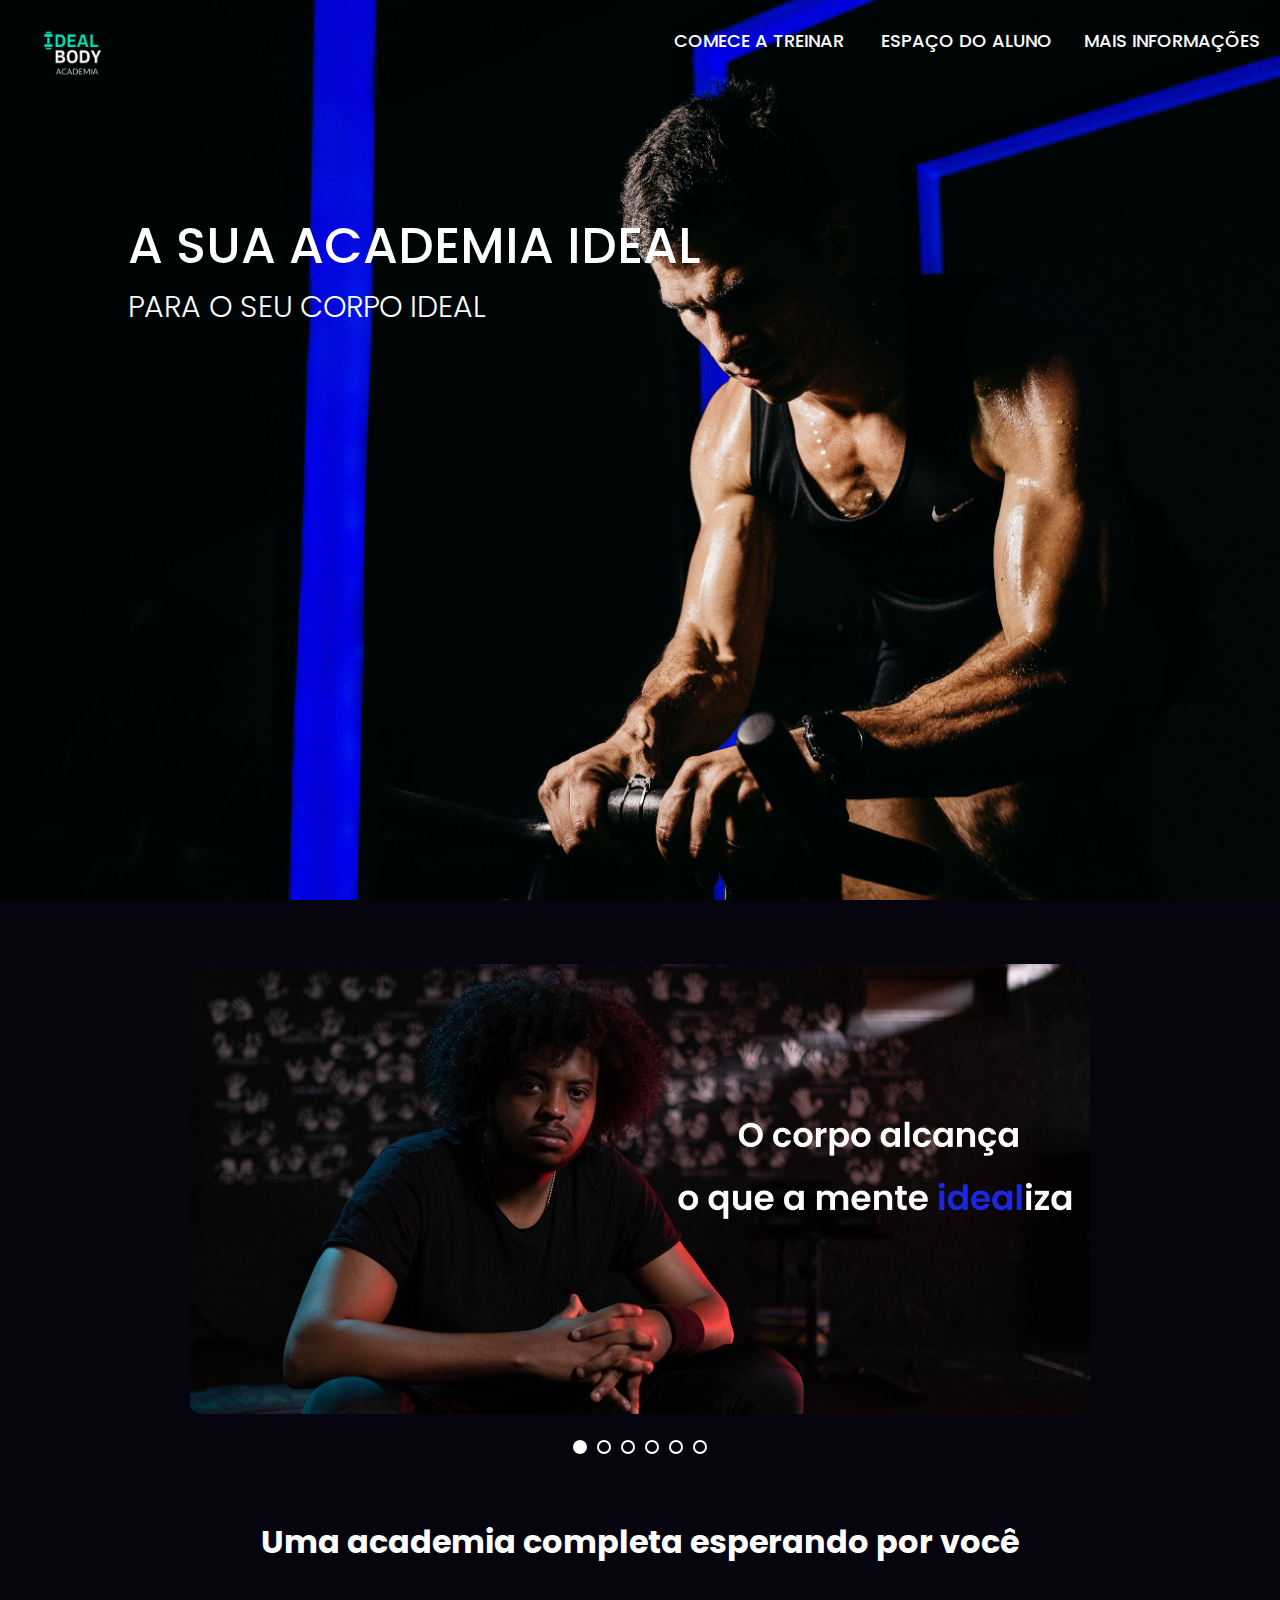
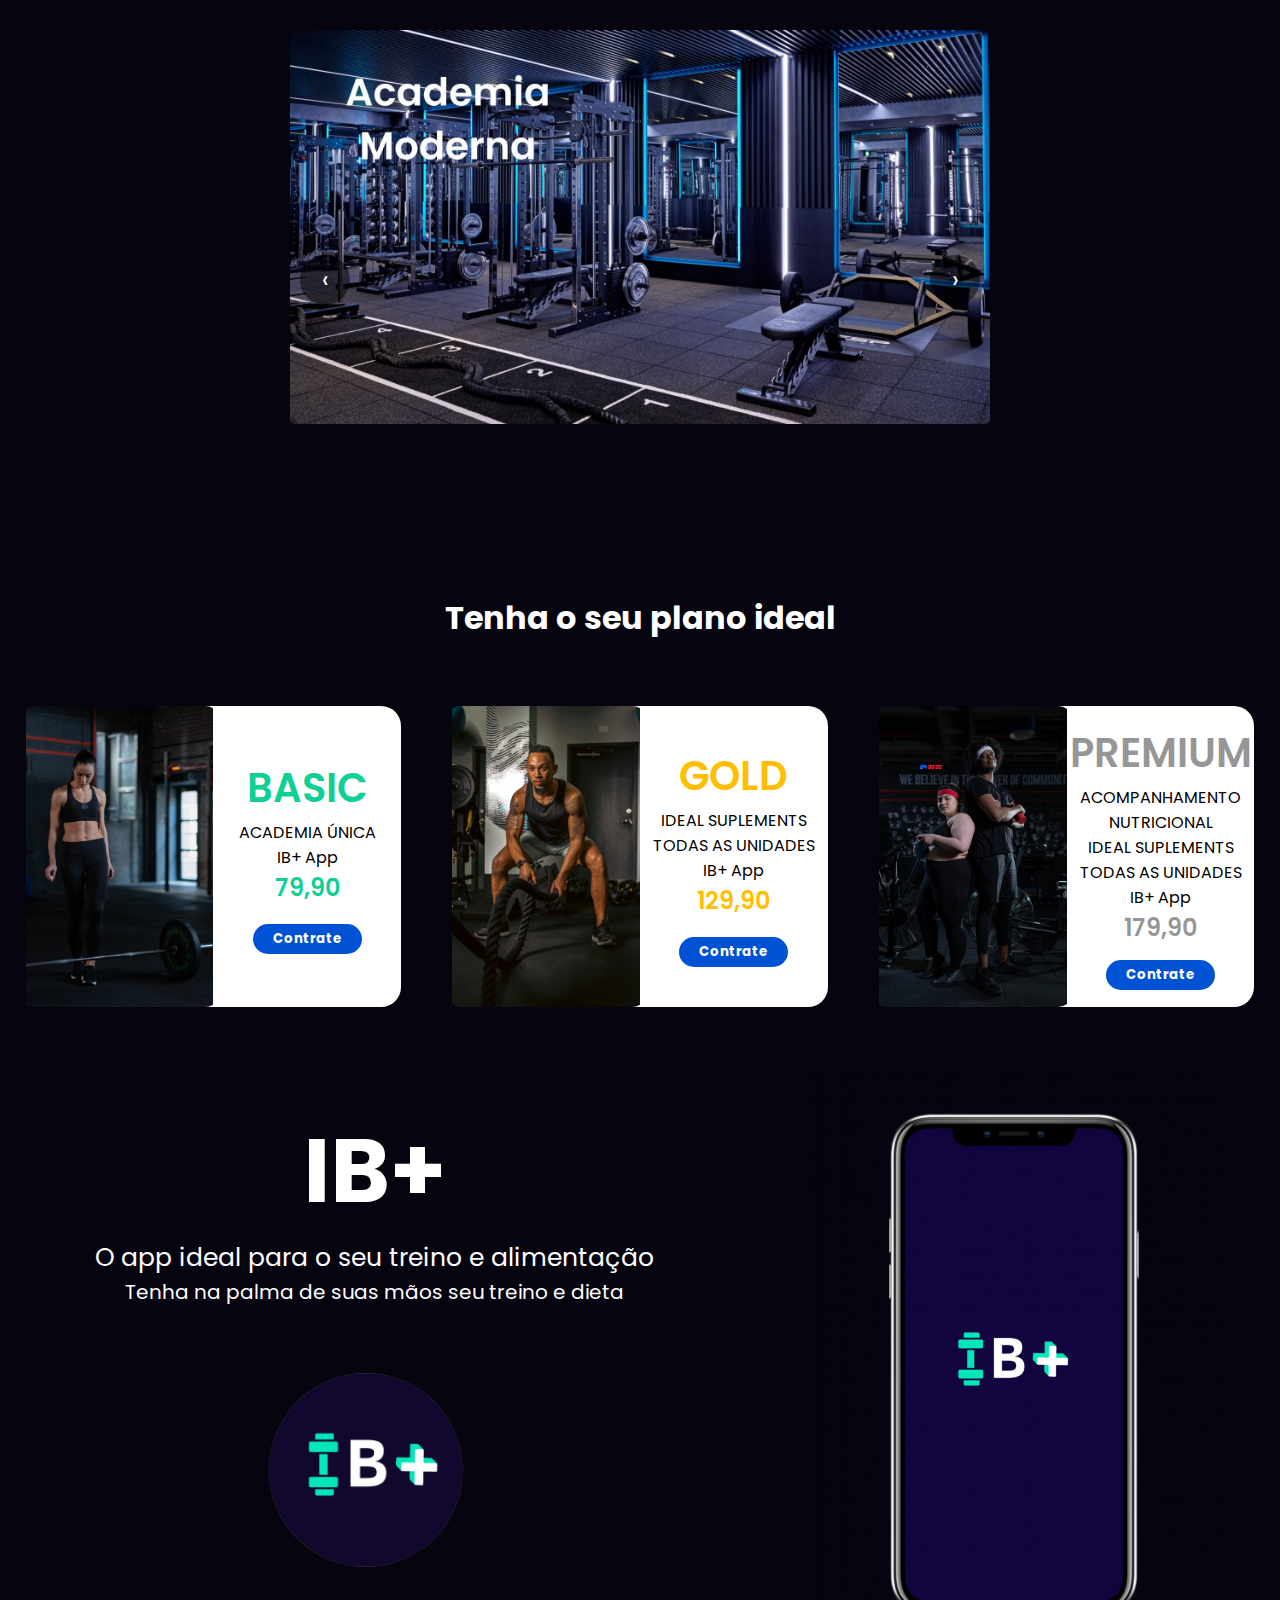
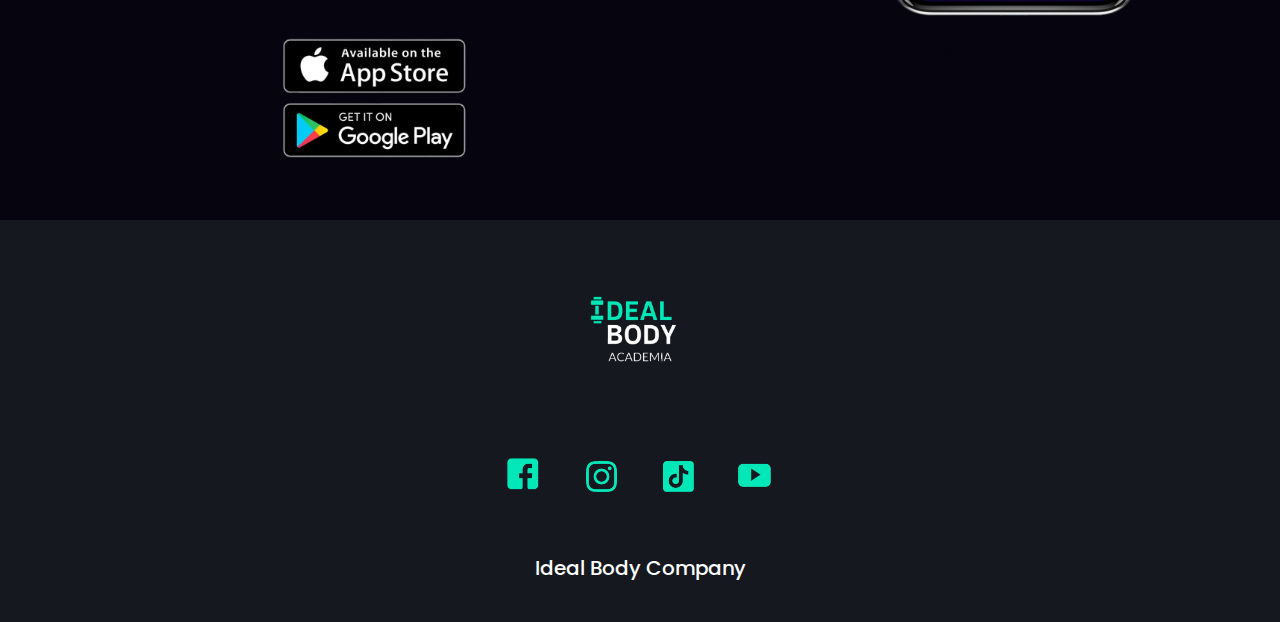
<file: index.html>
<!DOCTYPE html>
	<html lang="en">
		<head>
    		<meta charset="UTF-8">
    		<meta http-equiv="X-UA-Compatible" content="IE=edge">
   			<meta name="viewport" content="width=device-width, initial-scale=1.0">
    		<link  rel ="stylesheet" href="index.css">
			<link  rel="shortcut icon" href="03 Código-fonte\WebContent\imagensib/iconib.ico" type="image/icon">
			<title>Ideal Body Academia</title>

			
		</head>
	<body>
    

	 <!-- Banner principal -->
		<section class="bannerprincipal">

			<nav>
				 <!-- Cabeçalho -->
       			 <img  class="logo" src="03 Código-fonte\WebContent\imagensib\logosemfundoofc.png">

    			<ul>
        			<li> <a href="http://localhost:8080/IdealBody/cliente/Cadastro.jsp"> COMECE A TREINAR </a> </li>
       				<li> <a href="http://localhost:8080/IdealBody/cliente/login.html"> ESPAÇO DO ALUNO</a> </li>
        			<li>   
					<div class="dropdown">
						<button class="dropbtn"> MAIS INFORMAÇÕES</button>
						<div class="dropdown-content">
						  <a href="http://localhost:8080/IdealBody/Admin/loginAdmin.html">Espaço do Admin</a>
						  <a href="http://localhost:8080/IdealBody/QuemSomos.html">Quem Somos?</a>
						  <a href="#"> Ajuda </a>
						  						  
						</div>
					  </div>
					</li>
    
   				</ul>
			</nav>

			 <!-- Texto do Banner -->
			<div class="texto1">
				<h1 class="titulo"> A SUA ACADEMIA IDEAL </h1>
				<h2 class="subtitulo"> PARA O SEU CORPO IDEAL</h2>


			</div>
		</section>
		 <!-- Fim do Banner principal-->

		
		
		<section class="blocoslides">

			<div class="slider-container">
				<div class="slider-content">
					<div class="slide">
						<img src="03 Código-fonte\WebContent\imagensib/propaganda1.jpg" alt="Imagem 1">
					</div>
					<div class="slide">
						<img src="03 Código-fonte\WebContent\imagensib/propaganda2.jpg" alt="Imagem 2">
					</div>
					<div class="slide">
						<img src="03 Código-fonte\WebContent\imagensib/propaganda3.jpg" alt="Imagem 3">
					</div>
					<div class="slide">
						<img src="03 Código-fonte\WebContent\imagensib/propaganda4.jpg" alt="Imagem 4">
					</div>
					<div class="slide">
						<img src="03 Código-fonte\WebContent\imagensib/propaganda5.jpg" alt="Imagem 5">
					</div>
					<div class="slide">
						<img src="03 Código-fonte\WebContent\imagensib/propaganda6.jpg" alt="Imagem 6">
					</div>
				</div>

				
			</div>
		
			
			<div class="slider-navigation">
				<input type="radio" name="carousel" id="radio1" checked>
				<label for="radio1"></label>
				<input type="radio" name="carousel" id="radio2">
				<label for="radio2"></label>
				<input type="radio" name="carousel" id="radio3">
				<label for="radio3"></label>
				<input type="radio" name="carousel" id="radio4">
				<label for="radio4"></label>
				<input type="radio" name="carousel" id="radio5">
				<label for="radio5"></label>
				<input type="radio" name="carousel" id="radio6">
				<label for="radio6"></label>
			</div>

		</section>


         <!--
		 <div class="banners"> 

			<img class="imgbanner"src="imagensib/O corpo alncança.png">
 -->
		 </div>
		 <div class="titulobloco2">
			<h1> Uma academia completa esperando por você </h1>
			</div>

		<!-- Bloco dos slides de modalidades-->
		<section class="bloco1">
			<div class="carousel">
				<div class="carousel-container">
				  <div class="carousel-item">
					<img src="03 Código-fonte\WebContent\imagensib/moderngym.jpg" alt="Imagem 1">
				  </div>
				  <div class="carousel-item">
					<img src="03 Código-fonte\WebContent\imagensib/musculação.jpg" alt="Imagem 2">
				  </div>
				  <div class="carousel-item">
					<img src="03 Código-fonte\WebContent\imagensib/crossfit.jpg" alt="Imagem 3">
				  </div>
				  <div class="carousel-item">
					<img src="03 Código-fonte\WebContent\imagensib/pilates.jpg" alt="Imagem 4">
				  </div>
				  <div class="carousel-item">
					<img src="03 Código-fonte\WebContent\imagensib/fitdance.jpg" alt="Imagem 4">
				  </div>
				  <div class="carousel-item">
					<img src="03 Código-fonte\WebContent\imagensib/artesmarciais.jpg" alt="Imagem 5">
				  </div>
				  <div class="carousel-item">
					<img src="03 Código-fonte\WebContent\imagensib/maismod.jpg" alt="Imagem 6">
				  </div>
				</div>
				<div class="carousel-btn carousel-btn-left" onclick="carouselScroll(-1)">&#8249;</div>
				<div class="carousel-btn carousel-btn-right" onclick="carouselScroll(1)">&#8250;</div>
			  </div>
		</section>
		<!-- Fim do bloco dos slides de modalidades-->

		<!--Bloco do titulo -->
		<div class="titulobloco2">
		<h1> Tenha o seu plano ideal </h1>
		</div>
		<!--Fim do bloco do titulo -->

		<!--Bloco dos planos -->
		<section class="bloco2">
			
			<!--Cards dos planos -->
			<div class="card">
				<div class="ladoimg">
					<img src="03 Código-fonte\WebContent\imagensib/basic.jpg">
				</div>
				
				<div class="ladodesc">
				 
				 <h2 class="b"> BASIC </h2>
				 <dd> ACADEMIA ÚNICA</dd>
				 <dd> IB+ App </dd>
				 <dd class="precob"> 79,90 </dd>
				 <dd> <button class="botaovalor"><a href="http://localhost:8080/IdealBody/cliente/Cadastro.jsp"> Contrate </a></button></dd>
				</div>
				

			</diV>
			
			<div class="card">
				<div class="ladoimg">
					<img src="03 Código-fonte\WebContent\imagensib/gold.jpg">
				</div>

				<div class="ladodesc">
				 <h2 class="g"> GOLD </h2>
				
				 <dd> IDEAL SUPLEMENTS </dd>
				 <dd> TODAS AS UNIDADES </dd>
				 <dd> IB+ App </dd>
				 <dd class="precog"> 129,90 </dd>
				 <dd> <button class="botaovalor"><a href="http://localhost:8080/IdealBody/cliente/Cadastro.jsp"> Contrate </a> </button></dd>
				</div>
				

			</diV>
			<div class="card">
				<div class="ladoimg">
					<img src="03 Código-fonte\WebContent\imagensib/premium.jpg">
				</div>

				<div class="ladodesc">
				 <h2 class="p"> PREMIUM </h2>
				   <dd> ACOMPANHAMENTO NUTRICIONAL</dd>
				   <dd> IDEAL SUPLEMENTS </dd>
				   <dd> TODAS AS UNIDADES </dd>
				   <dd> IB+ App </dd>
				   <dd class="precop"> 179,90 </dd>
				   <dd> <button class="botaovalor"> <a href="http://localhost:8080/IdealBody/cliente/Cadastro.jsp"> Contrate </a> </button></dd>
				</div>


			<!--Fim dos cards dos planos -->

		</section>
		<!--Fim do bloco dos planos -->


		<section class="blocoapp">

				<div class="appleft">
					<div class="tituloblocoapp">
						<h1> IB+  </h1>
					</div>
					
					<div class="textoapp1"> O app ideal para o seu treino e alimentação
					</div>
					<div class="textoapp2"> 
						Tenha na palma de suas mãos seu treino e dieta
					</div>

					<diV class="imagensdoapp">
						<img class="logoapp" src="03 Código-fonte\WebContent\imagensib/ibpluslogo.png">
						<img class="storeapp" src="03 Código-fonte\WebContent\imagensib/storedownload.png">
					</diV>
						
				</div>

				

				<div class="appright">

					<img class="imgcell"src="03 Código-fonte\WebContent\imagensib/cellapp.png">

				</div>


			 

		</section>


		<!--Rodapé -->
		<footer>
		<div  class="imgrodape"> 
   		 <img src="03 Código-fonte\WebContent\imagensib/logosemfundoofc.png"/>
		</div>
		 <!--Icone das redes sociais -->
		
    		<div class="redes">
       		  
        		<img class="icones" src="03 Código-fonte\WebContent\imagensib/face.png"/>
       			<img class="icones" src="03 Código-fonte\WebContent\imagensib/insta.png"/> 
      			<img class="icones" src="03 Código-fonte\WebContent\imagensib/titok.png"/>
      			<img class="icones" src="03 Código-fonte\WebContent\imagensib/youtube.png"/>
				
   		 </div>


		 
			<div class="textorodape"> <p > Ideal Body Company </p>
			</div>

		
		</footer>
		<!-- Fim do rodapé -->


		<script>
			var carousel = document.querySelector('.carousel-container');
			var carouselItems = document.querySelectorAll('.carousel-item');
			var currentIndex = 0;
			var interval = setInterval(carouselAutoScroll, 9000);
		
			function carouselScroll(direction) {
			  clearInterval(interval);
		
			  currentIndex += direction;
		
			  if (currentIndex < 0) {
				currentIndex = carouselItems.length - 1;
			  } else if (currentIndex >= carouselItems.length) {
				currentIndex = 0;
			  }
		
			  carousel.style.transform = 'translateX(-' + (currentIndex * 100) + '%)';
		
			  interval = setInterval(carouselAutoScroll, 2000);
			}
		
			function carouselAutoScroll() {
			  currentIndex++;
		
			  if (currentIndex >= carouselItems.length) {
				currentIndex = 0;
			  }
		
			  carousel.style.transform = 'translateX(-' + (currentIndex * 100) + '%)';
			}
			
			<!-- Slides -->

		const carouselContainer = document.querySelector('.slider-content');
        const radioInputs = document.querySelectorAll('.slider-navigation input[type="radio"]');
        let slideIndex = 0;

        function goToSlide(index) {
            carouselContainer.style.transform = `translateX(-${index * 100}%)`;
            radioInputs[index].checked = true;
        }

        function autoPlaySlide() {
            slideIndex = (slideIndex + 1) % radioInputs.length;
            goToSlide(slideIndex);
        }

        setInterval(autoPlaySlide, 8000);

        radioInputs.forEach((input, index) => {
            input.addEventListener('change', () => {
                slideIndex = index;
                goToSlide(slideIndex);
            });
        });
		
		  </script>
	</body>
</html>
</file>
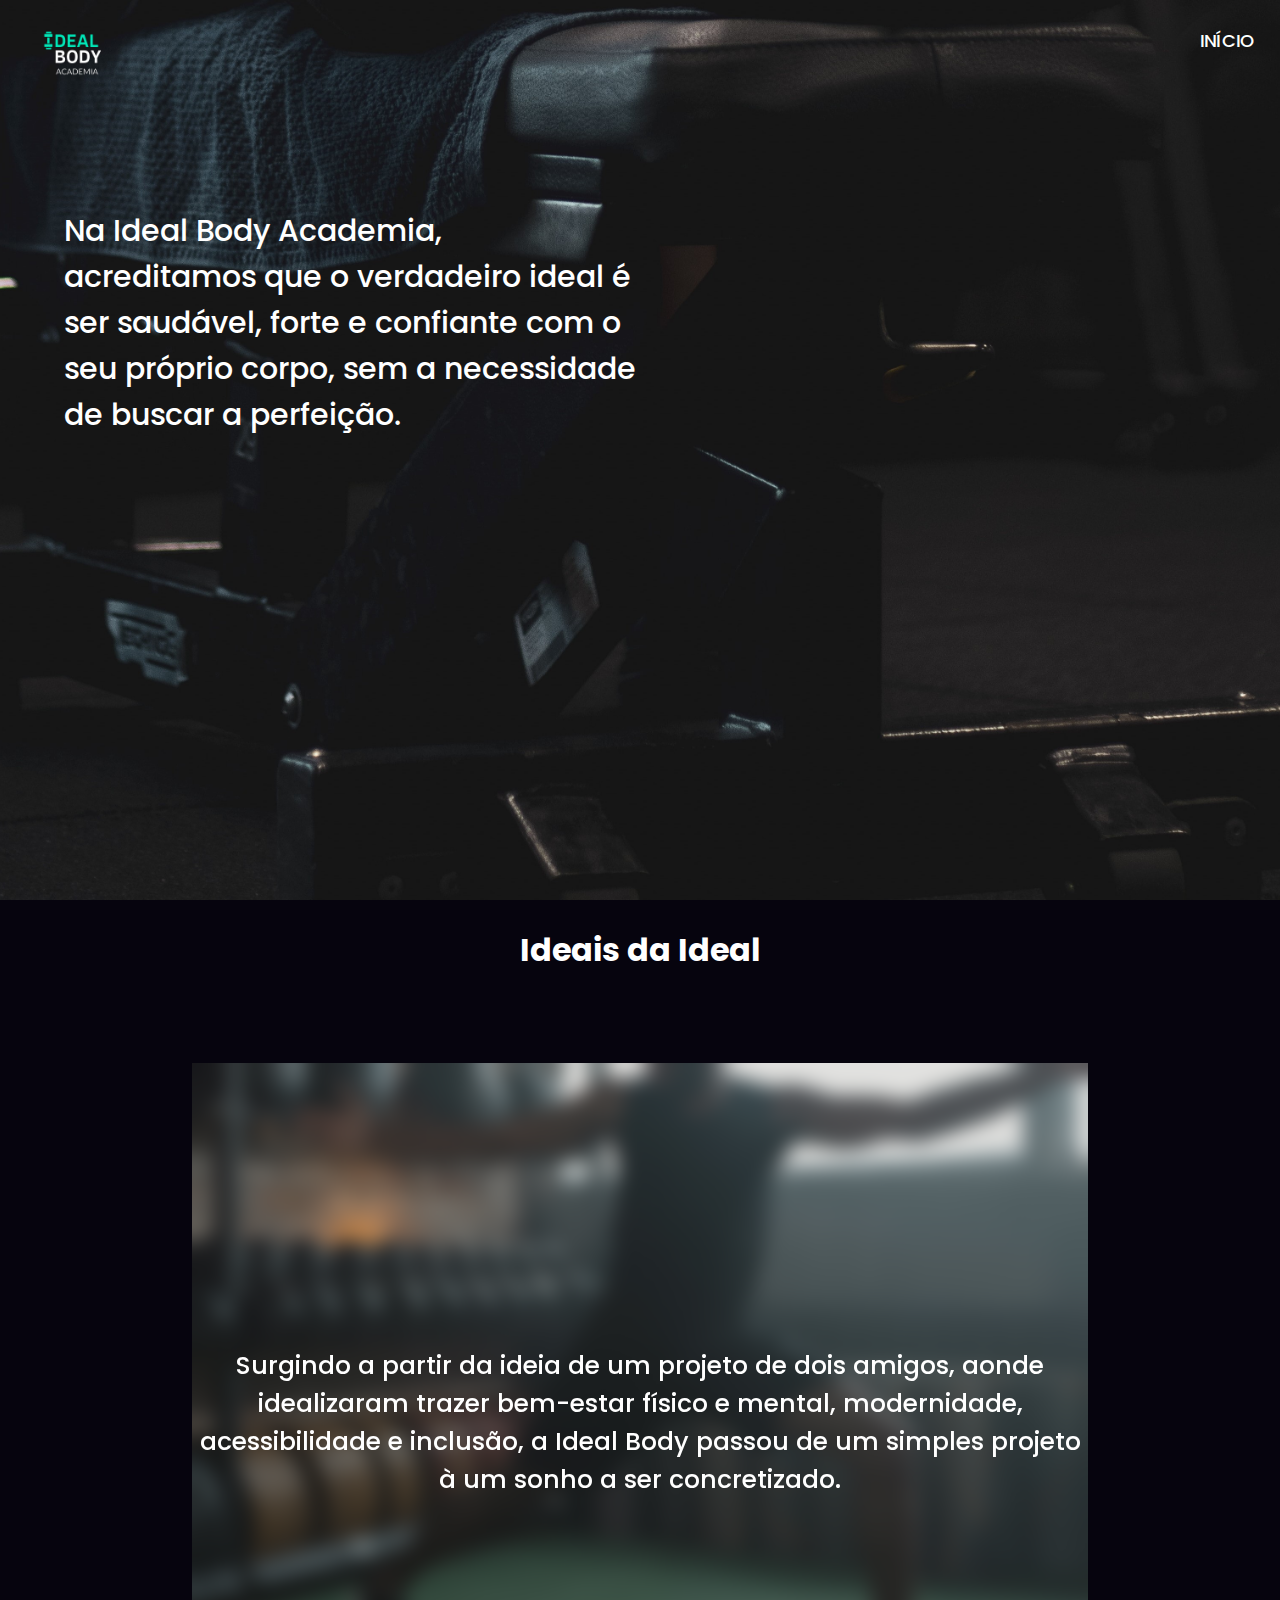
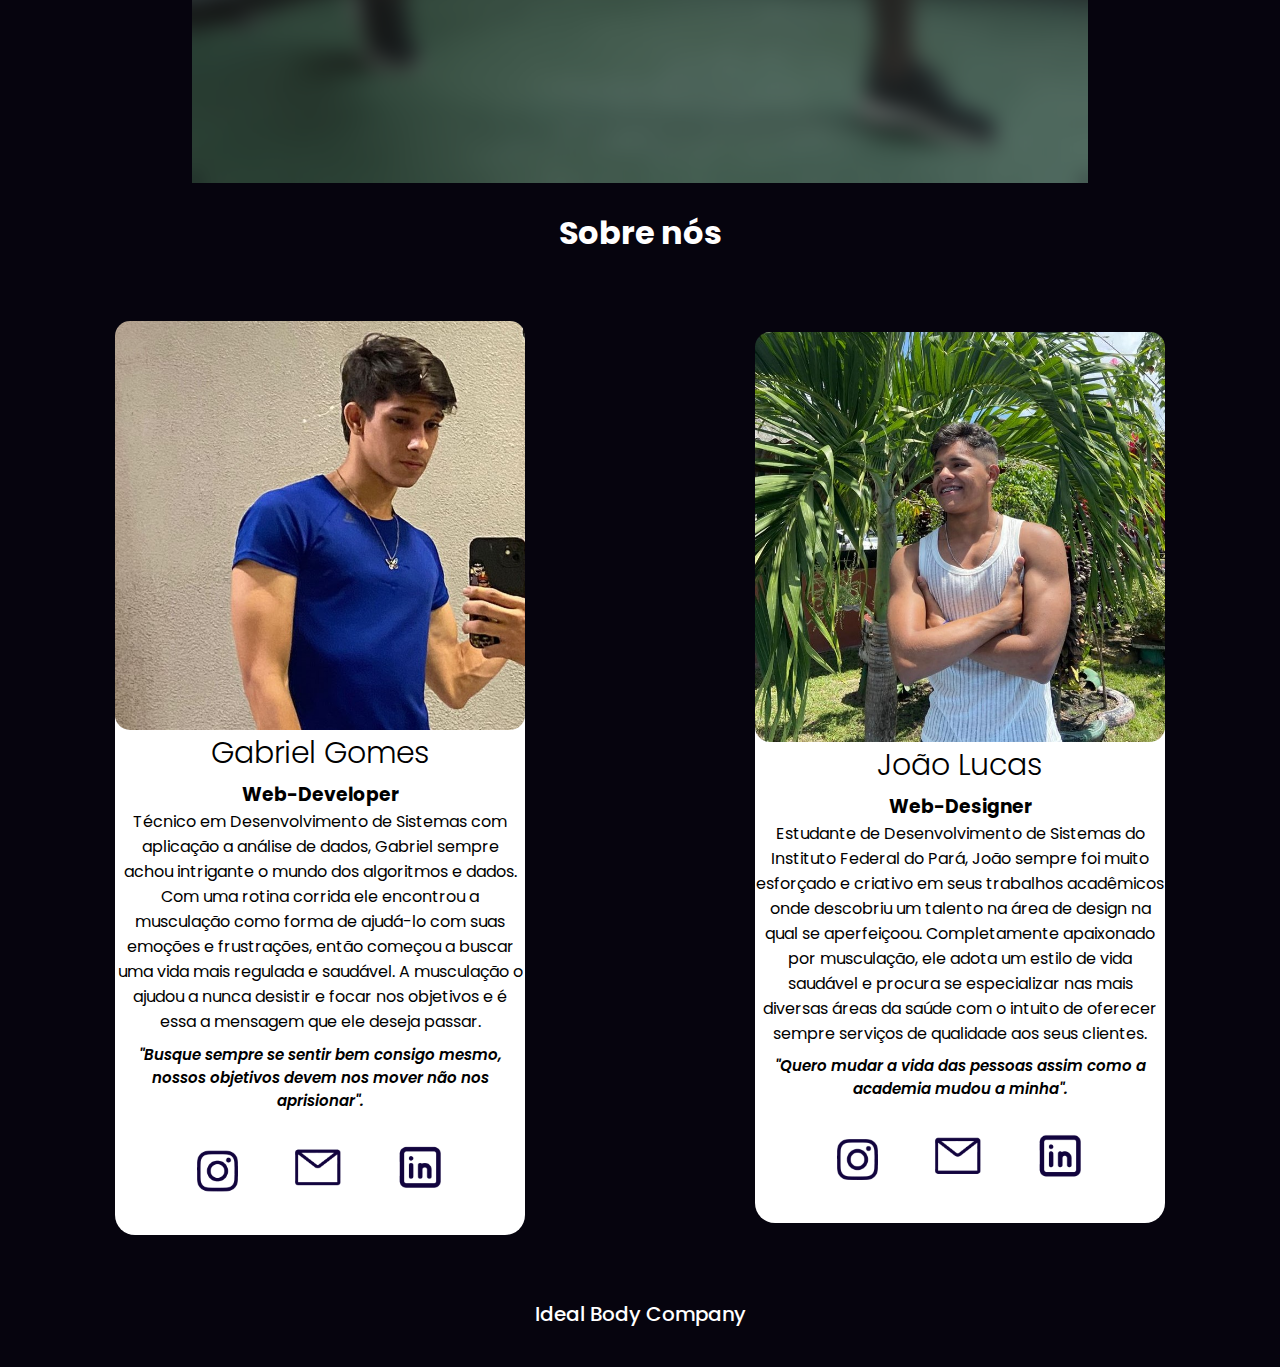
<file: 03 Código-fonte/WebContent/QuemSomos.html>
<html lang="pt-br">
    <head>
        <meta charset="UTF-8">
        <meta http-equiv="X-UA-Compatible" content="IE=edge">
        <meta name="viewport" content="width=device-width, initial-scale=1.0">
        <link  rel ="stylesheet" href="QuemSomos.css">
        <link  rel="shortcut icon" href="imagensib/iconib.ico" typr="image/icon">
        <title> Quem somos</title>
    </head>
    <body>
       

    <section class="bannerprincipal"> 
        <nav>
            <img  class="logo" src="imagensib/logosemfundoofc.png"/>
    
        <ul>
        
            <li> <a href="http://localhost:8080/IdealBody/paginaInicial.html"> INÍCIO </a> </li>
            
        </ul>
    </nav>


    <div class="blocotexto1"> 
    <div class="text1"> 

        Na Ideal Body Academia, acreditamos que o verdadeiro ideal é ser saudável, 
        forte e confiante com o seu próprio corpo, sem a necessidade de buscar a 
        perfeição.
        </div>
    </div>
</section>

<div class="titulobloco2">
    <h1> Ideais da Ideal</h1>
    </div>
    <section class="bloco1">
        <div class="bannerb1"> 
            
    <div class="blocotexto2"> 
            <div class="text2"> 

                Surgindo a partir da ideia de um projeto de dois amigos, aonde idealizaram trazer bem-estar físico e mental, modernidade, acessibilidade e inclusão, a Ideal Body passou de um simples projeto à um sonho a ser concretizado.
                </div>
        </div>
       
        </div>

       
    </section>
   
        
    <div class="titulobloco2">
        <h1> Sobre nós</h1>
        </div>
            <section class="blocodosperfis">

                <div class="card">
                    <div class="ladoimg">
                        <img src="imagensib/alissongabriel.jpg">
                    </div>
    
                    <div class="ladodesc">
                     <h2> Gabriel Gomes </h2>
                        <div class="textcard">
                            <h3> Web-Developer </h3>
                            Técnico em Desenvolvimento de Sistemas com aplicação a análise de dados, Gabriel sempre achou intrigante o mundo dos algoritmos e dados. Com uma rotina corrida ele encontrou a musculação como forma de ajudá-lo com suas emoções e frustrações, então começou a buscar uma vida mais regulada e saudável. A musculação o ajudou a nunca desistir e focar nos objetivos e é essa a mensagem que ele deseja passar.
                            <div class="citacao"> "Busque sempre se sentir bem consigo mesmo, nossos objetivos devem nos mover não nos aprisionar".</div>

                        </div>

                        <div class="redes">
       		  
                            <a class="icones"href="https://instagram.com/_eiigabs?igshid=MzRlODBiNWFlZA=="><img src="imagensib/instaazul.png"/> </a>
                            <a class="icones"href=""><img src="imagensib/emaill.png"/> </a>
                            <a class="icones"href=""><img src="imagensib/linkedin.png"/> </a>
                            
                            
                        </div>

                        
                    </div>
                    
    
                </diV>

                <div class="card">
                    <div class="ladoimg">
                        <img src="imagensib/joaolucas.jpeg">
                    </div>
    
                    <div class="ladodesc">
                     <h2> João Lucas </h2>
                        <div class="textcard">
                            <h3>Web-Designer </h3>
                            Estudante de Desenvolvimento de Sistemas do Instituto Federal do Pará, João sempre foi muito esforçado e criativo em seus trabalhos acadêmicos onde descobriu um talento na área de design na qual se aperfeiçoou. Completamente apaixonado por musculação, ele adota um estilo de vida saudável e procura se especializar nas mais diversas áreas da saúde com o intuito de oferecer sempre serviços de qualidade aos seus clientes.
                            <div class="citacao"> "Quero mudar a vida das pessoas assim como a academia mudou a minha".</div>
                        </div>
                      
                        </div>
                        <div class="redes">
       		  
                           <a class="icones"href="https://instagram.com/luccsbats?igshid=OGQ5ZDc2ODk2ZA=="><img src="imagensib/instaazul.png"/> </a>
                           <a class="icones"href=""><img src="imagensib/emaill.png"/> </a>
                           <a class="icones"href=""><img src="imagensib/linkedin.png"/> </a>
                            
                        </div>
                    </div>
                    
    
                </diV>


            </section>
    <!-- -->
    <div class="textorodape"> <p > Ideal Body Company </p>
    </div>


    </body>

</html>
</file>
<file: index.css>
@import url('https://fonts.googleapis.com/css2?family=Poppins:ital,wght@0,400;0,500;1,300;1,500&display=swap');
*{
    margin: 0;
    padding: 0;
    box-sizing: 0;
    font-family: 'Poppins', sans-serif;
}
a{
	color: white;
	text-decoration: none;
}
body{
    background-color: #06040e;

    } 


/*Cabeçalho*/
nav{
    
    height: 80px;
    display: flex;
    justify-content: space-between;
    align-items: center;
    text-align: right;
}

nav ul{
    display: flex;
    align-items: center;
    list-style: none;
    padding: 10px;
}
nav li{
    margin-left: 7px;
}
nav li a{
    color:#ffff;
    font-weight:450;
    text-decoration: none;
    font-size: 18px;
    font-weight: 500px;
    padding: 8px 15px;
    border-radius: 10px;
    transition: 0.3ms;
}
nav li a:hover{
    background-color: transparent;
    /*background-color: #0052D5;*/
    color:#ffff;
    box-shadow: 0 0 10px #0e00d5 inset,
                0 0 10px 4px #0e00d5;
 }
.logo{
    width: 10%;
    margin-top: 2%;
    margin-left: 1%;
}
/* Fim do cabeçalho*/


.dropdown {
    position: relative;
    display: inline-block;
   
  }
  
  .dropbtn {
    padding: 10px;
    font-size: 16px;
    border: none;
    cursor: pointer;
    background-color: transparent;
    color:#ffff;
    font-weight:500;
    font-size: 18px;
  }
  .dropbtn:hover{
   
  }
  
  .dropdown-content {
    text-align: center;
    display: none;
    position: absolute;
    border-radius: 10px;
    background-color: #212B38;
    z-index: 1;
  }
  
  .dropdown-content a {
    color: #ffffff;
    padding: 12px 16px;
    text-decoration: none;
    display: block;
   
  
  }
  
  .dropdown:hover .dropdown-content {
    display: block;
  }

/* Bloco principal */
/* Banner de fundo do bloco principal */
.bannerprincipal{
    background-image: url('03 Código-fonte/WebContent/imagensib/fundoinicial.jpg');
    height: 100vh;
    background-size: cover;
    background-position: center;
    background-repeat: no-repeat;
   
   
}
/* Textos do banner de fundo do bloco principal */
.texto1{
    color:#ffff;
    margin-left: 10%;
    margin-top: 10%;
    display: flex;
    flex-direction: column;
}

.texto1 .titulo{
    font-size: 50px;
    font-weight: 500;
    display: flex;
}
.texto1 .subtitulo{
    font-size: 30px;
    font-weight: 300;
    display: flex;

}

/* Fim do bloco principal */


.blocoslides{
    display: flex;
    align-items: center;
    justify-content: center;
    flex-direction: column;
}
.slider-container {

    width: 900px;
    height: 450px;
    overflow: hidden;
    position: relative;
    border-radius: 10px;
    margin-top: 5%;
    margin-bottom: 2%;
}

.slider-content {
    display: flex;
    transition: transform 0.5s ease-in-out;
}

.slide {
    max-width: 100%;
    flex-shrink: 0;
}

.slide img {
    max-width: 100%;
    border-radius: 5px;
}

.slider-navigation {
    display: flex;
    justify-content: center;
    align-items: center;

}

.slider-navigation input[type="radio"] {
    display: none;
}

.slider-navigation label {
    width: 10px;
    height: 10px;
    margin: 0 5px;
    cursor: pointer;
    transition: 1s;
    border:2px solid #fff;
    border-radius: 10px;
    cursor: pointer;
  
}

.slider-navigation input[type="radio"]:checked + label {
    background-color: #ffffff;
}

.banners{
    display: flex;
    justify-content: center;
    align-items: center;
    margin-top: 5%;
    
}

.imgbanner{
    box-shadow: 0 0 10px #0e00d5 inset,
    0 0 10px 4px #0e00d5;
    width:50%;
}


/* Bloco dos slides de modalidades*/

.bloco1{
    display: flex;
    margin-top: 5%;
    justify-content:center;
    align-items: center;
}


/* Bloco dos planos */
.bloco2{
    display: flex;
    margin-top: 5%;
    justify-content:space-around;
    align-items: center;
}
.carousel{
    width: 700px;
    height: 500px;
    overflow: hidden;
    position: relative;
    border-radius: 10px;
    /*box-shadow: 0 0 10px #0e00d5 inset,
    0 0 10px 4px #0e00d5; */
  }

  .carousel-container {
    width: 100%;
    height: 100%;
    display: flex;
    transition: transform 0.5s ease;
    border-radius: 10px;
  }

  .carousel-item {
    max-width: 100%;
    flex-shrink: 0;
  }
  .carousel-item img{
    max-width: 100%;
    border-radius: 5px;
  }

  .carousel-btn {
    position: absolute;
    top: 50%;
    transform: translateY(-50%);
    width: 50px;
    height: 50px;
    background-color: rgba(0, 0, 0, 0.5);
    color: #fff;
    font-size: 24px;
    text-align: center;
    justify-content: center;
    line-height: 50px;
    cursor: pointer;
    border-radius: 100px;
  }

  .carousel-btn-left {
    left: 10px;
  }

  .carousel-btn-right {
    right: 10px;
  }
.titulobloco2{

    display:flex;
    color:#ffffff;
    text-align: center;
    justify-content: center;
    align-items: center;
    margin-top: 5%;

}

/* Configuração dos cards dos planos */
.card{

    display: flex;
    background-color: #ffffff;
    width: 60%;
    border-radius: 20px;
    margin-bottom: 5%;
    border:none;
    margin-left: 2%;
    margin-right: 2%;
   
    
}
/* Lado da imagem dos cards */
.ladoimg{ 

    width: 50%;
    display: flex;
    justify-content: center;
    align-items: center;
    overflow: hidden;

}
.ladoimg:hover img{
    -webkit-transform: scale(1.1);
    transform: scale(1.2);
 }
.card img{
    max-width: 107%;
    border-radius: 15px;
    -webkit-transition: -webkit-transform .5s ease;
    transition: transform .5s ease;
}

/* Lado da descrição do plano*/
.ladodesc{
    width: 50%;
    display: flex;
    justify-content: center;
    align-items: center;
    text-align: center;
    flex-direction: column;
}
/* Titulo do plano */
.card h2{
    position: relative;
    width: 100%;
    text-align: center; 
    font-size: 2.5em; 
    font-weight: 600; 
    margin-bottom: 1%;
    display: flex;
    justify-content: center;
    align-items: center;
    text-align: center;
   
}
/* Cor dos titulos dos planos*/
.b{
    color:#0fcf96; 
  
}
.g{
    color:#FFBE00;
}
.p{
    color:#5858589f;
}
/* Cor dos preços dos planos*/
.precob{
    color:#0fcf96; 
    margin-bottom: 10%;
    font-size: 1.5rem; 
    font-weight: 600;
}
.precog{
    color:#FFBE00;
    margin-bottom: 10%;
    font-size: 1.5rem; 
    font-weight: 600;
   
}
.precop{
    color:#5858589f;
    margin-bottom: 8%;
    font-size: 1.5rem; 
    font-weight: 600;
}

/* Botao de contratar os planos */
.botaovalor{
    background-color:#0052D5;
    color:#ffff;
    border-radius:15px;
    padding: 5px 20px;
    font-size:50;
    font-weight: bold;
    border: none;
}
.botaovalor:hover{
    background-color: #041022;
    color:#ffff;
    cursor: pointer;
    
}

/* Fim do bloco dos planos */


/* Bloco do aplicativo */

.blocoapp{
    display: flex;
    text-align: center;
    justify-content: space-around;
    margin-bottom: 3%;
}
.tituloblocoapp{

    display:flex;
    color:#ffffff;
    text-align: center;
    margin-top: 5%;
    flex-direction: column;
    font-size: 45px;

}
.textoapp1{
    font-size: 25px;
    color:#ffffff;
    flex-direction: column;
}
.textoapp2{
    font-size: 20px;
    color:#ffffff;
    flex-direction: column;
}
.appleft{
    width: 50%;
}

.imagensdoapp{
    display: flex;
    flex-direction: column;
    justify-content: center;
    align-items: center;
}
.storeapp{
    width: 35%;
    cursor: pointer;
}
.logoapp{
    width: 45%;
    margin-top: 3%;
}
.imgcell{
    animation: float 6s ease-out infinite;
}
@keyframes float {
    0%{
        transform: translateY(0px);
    }
    50%{
        transform: translateY(-60px);
    }
    100%{
        transform: translateY(0px);
    }
}

  

/*  Rodapé */
footer{
  background-color: #15191f;
  align-items:center;
  justify-content: center;
 
}


.textorodape{
    display: flex;
    justify-content: center;
    align-items: center;
    text-align: center;
    color: #fff;
    font-weight: 500;
    font-size: 20px;
  
}

.textorodape p{
    margin-bottom: 3%;
}

.textorodape:hover{
    cursor: pointer;
}

/* Logo do rodapé*/
.imgrodape{
    display: flex;
    align-items:center;
    justify-content: center;
    text-align: center;
    
}
.imgrodape img{
    width: 15%;
    margin-top: 1%;
    margin-bottom: 1%;
}
/*  redes sociais*/
.redes{
    display: flex;
    align-items:center;
    justify-content: center;
    text-align: center;
   
}
/* configuração dos ícones*/
.icones{
    width: 6%;
    margin-bottom: 3%;
}
.icones:hover{
    transform:scale(1.1);
    cursor:pointer;
    transition: transform .5s ease;
}
/* Fim do rodapé*/
</file>
<file: 03 Código-fonte/WebContent/QuemSomos.css>
@import url('https://fonts.googleapis.com/css2?family=Poppins:ital,wght@0,400;0,500;1,300;1,500&display=swap');
*{
    margin: 0;
    padding: 0;
    box-sizing: 0;
    font-family: 'Poppins', sans-serif;
}

body{
    background-color: #06040e;
    height: 100vh;
    background-size: cover;
    background-position: center;
    background-repeat: no-repeat;
}

.bannerprincipal{
    background-image: url('imagensib/fundoquemsomos.jpg');
    height: 100vh;
    background-size: cover;
    background-position: center;
    background-repeat: no-repeat;

   
}

nav{
    
    height: 80px;
    display: flex;
    justify-content: space-between;
    align-items: center;
    text-align: right;
}

nav ul{
    display: flex;
    align-items: center;
    list-style: none;
    padding: 10px;
}
nav li{
    margin-left: 7px;
}
nav li a{
    color:#ffff;
    font-weight:450;
    text-decoration: none;
    font-size: 18px;
    font-weight: 500px;
    padding: 8px 15px;
    border-radius: 10px;
    transition: 0.3ms;
}
nav li a:hover{
    background-color: transparent;
    /*background-color: #0052D5;*/
    color:#ffff;
    box-shadow: 0 0 10px 0 #0052D5 inset,
    0 0 10px 4px #0052D5;
    
}

.logo{
    width: 10%;
    margin-top: 2%;
    margin-left: 1%;
}



.blocotexto1{
    display: flex;
    justify-content: center;
    align-items: center;
    width: 50%;
}
.text1{
    margin-left: 10% ;
    display:flex;
    margin-top: 20%;
    font-weight: 500;
    font-size: 30px;
    color: #ffff;
}


.bloco1{
    display: flex;
    display: flex;
    justify-content: center;
    align-items: center;
    margin-top: 5%;
    flex-direction: column;
}
.bannerb1{
    margin-top: 2%;
    width: 70%;
    display:flex;
    background-image: url('imagensib/b2.jpg');
    border-radius: 10px;
    height: 80vh;
    background-size: cover;
    background-position: center;
  
}


.blocotexto2{
    display: flex;
    justify-content: center;
    align-items: center;
    text-align: center;
    backdrop-filter: blur(10px);
    -webkit-backdrop-filter: blur(25px);
}
.text2{
    display:flex;
    font-weight: 500;
    font-size: 25px;
    color: #ffff;
   
}
.blocodosperfis {
    display: flex;
    margin-top: 5%;
    justify-content:space-around;
    align-items: center;
    
    }
    .card{
        display: flex;
        background-color: #ffffff;
        width: 32%;
        border-radius: 20px;
        margin-bottom: 5%;
        border:none;
        margin-left: 2%;
        margin-right: 2%;
        flex-direction: column;
        
       
        
    }
    /* Lado da imagem dos cards */
    .ladoimg{ 
        width: 100%;
        height: 50%;
        display: flex;
        justify-content: center;
        align-items: center;
        overflow: hidden;
        border-radius: 10px;
    
    }
    .ladoimg:hover img{
        -webkit-transform: scale(1.1);
        transform: scale(1.2);
     }
    .card img{
        max-width: 100%;
        border-radius: 15px;
        -webkit-transition: -webkit-transform .5s ease;
        transition: transform .5s ease;
    }
    
    /* Lado da descrição do plano*/
    .ladodesc{
        height: 50%;
        height: 50%;
        display: flex;
        justify-content: space-around;
        align-items: center;
        text-align: center;
        flex-direction: column;
    
    }
    /* Titulo do plano */
    .card h2{
        position: relative;
        width: 100%;
        text-align: center; 
        font-size: 30px; 
        font-weight: 300; 
        margin-bottom: 1%;
        display: flex;
        justify-content: center;
        align-items: center;
        text-align: center;
       
    }

    .citacao{
        font-size: 15px; 
        font-style: italic;
        margin-top: 2%;
        margin-bottom: 2%;
        font-weight: 600; 
    }
    
    .redes{
        display: flex;
        align-items:center;
        justify-content: center;
        text-align: center;
       
    }
    /* configuração dos ícones*/
    .icones {
        width: 25%;
        margin-bottom: 3%;
    }
    .icones:hover{
        transform:scale(1.1);
        cursor:pointer;
        transition: transform .5s ease;
    }

    .titulobloco2{

        display:flex;
        color:#ffffff;
        text-align: center;
        justify-content: center;
        align-items: center;
        margin-top: 2%;
    
    }

    .textorodape{
        display: flex;
        justify-content: center;
        align-items: center;
        text-align: center;
        color: #fff;
        font-weight: 500;
        font-size: 20px;
      
    }
    
    .textorodape p{
        margin-bottom: 3%;
    }
</file>
